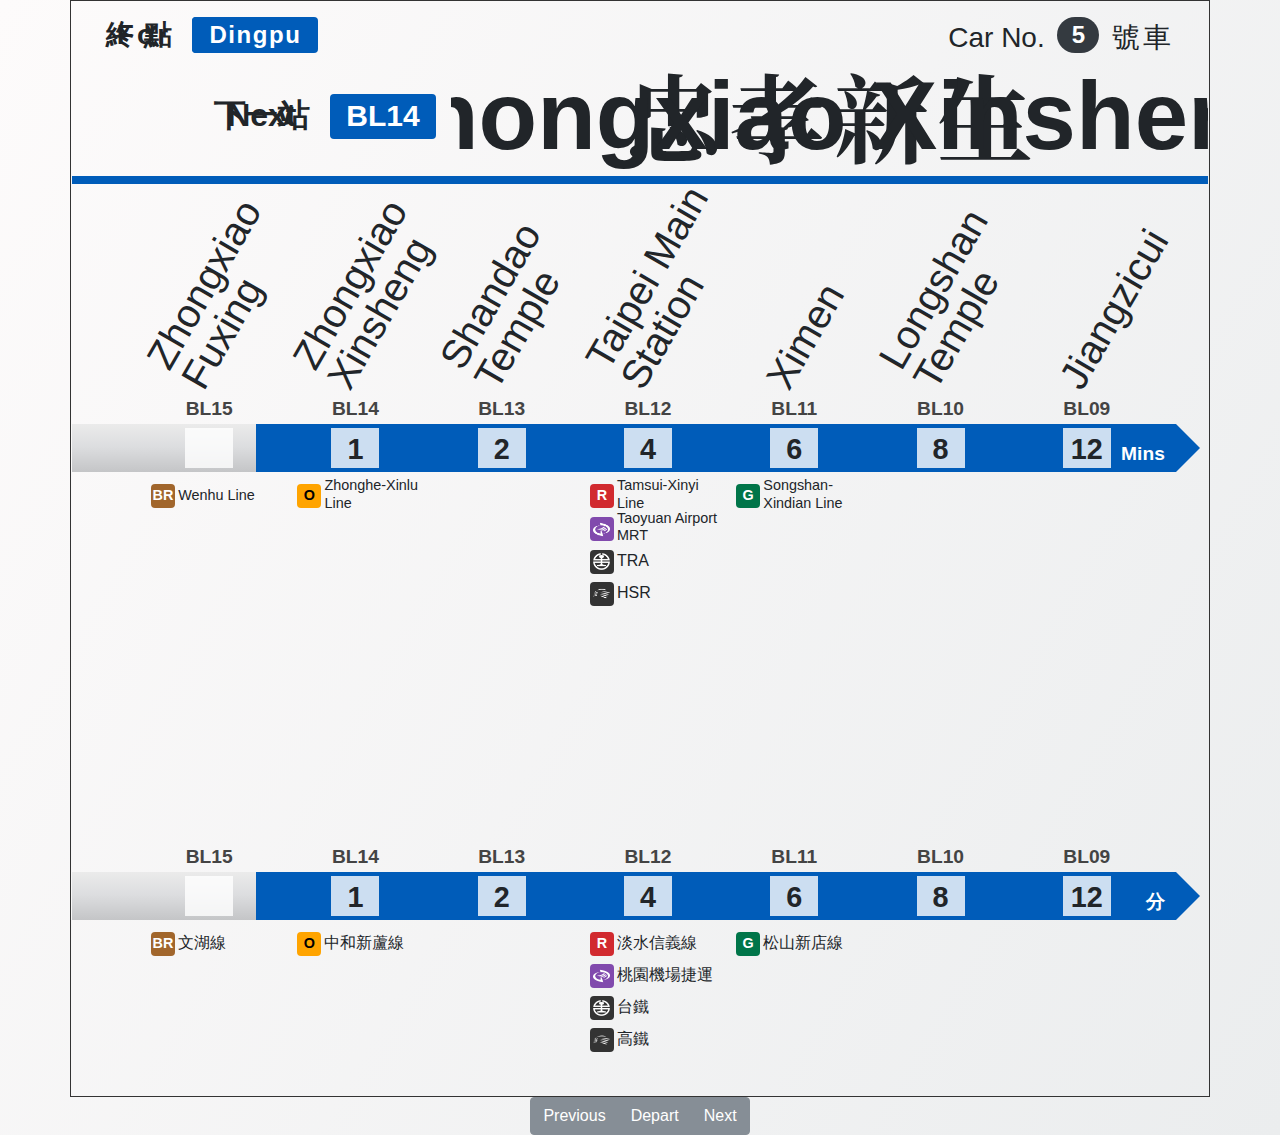
<file: index.html>
<!DOCTYPE html>
<html>

<head>
  <meta charset="UTF-8">
  <meta name="viewport" content="width=device-width, initial-scale=1, shrink-to-fit=no">
  <title>MRTDisplay</title>
  <!-- Bootstrap CSS -->
  <link rel="stylesheet" href="bootstrap.min.css">
  <link rel="stylesheet" href="style.css">
  <link rel="stylesheet" href="transform.css">
  <link rel="stylesheet" href="animation.css">

</head>

<body>

  <div class="container">
    <!-- 頂部資訊 -->
    <div class="row align-items-top">
      <!-- 終點站資訊 -->
      <div class="destination col-6 col-lg-6">

        <h3 class="">
          <span class="for">終點</span>
          <span class="badge badge-dark bg_color_bl">頂埔</span>
        </h3>
        <h3 class="eng">
          <span class="for">For</span>
          <span class="badge badge-dark bg_color_bl">Dingpu</span>
        </h3>

      </div>
      <!-- 跑馬燈 -->
      <div class="col scroll_text text-center">
        <span class="d-none badge badge-pill1 badge-dark">請優先禮讓座位給有需要的旅客</span>
        <div class="d-none alert alert-success ch">本側開門</div>
        <div class="d-none alert alert-secondary ch">對側開門</div>
        <div class="d-none alert alert-success eng">Door will open on this side</div>
        <div class="d-none alert alert-secondary eng">Door will open on opposite</div>

      </div>
      <!-- 車號資訊 -->
      <div class="car_num col-6 col-lg-3 text-right">
        <h3>
          <span class="text_l">Car No.</span>
          <span class="badge badge-pill badge-dark">5</span>
          <span class="text_r">號車</span></h3>
      </div>
    </div>

    <!-- 主要資訊 -->
    <div class="main_info row align-items-center text-center">
      <!-- 右 主要車站名編號 -->
      <div class="col-12 col-lg-4 text-right main_station_number">
        <div class="next">
          <h2 class="">下一站</h2>
          <h2 class="eng">Next</h2>
        </div>
        <h1><span class="badge badge-dark bg_color_bl">BL14</span></h1>
      </div>
      <!-- 中 主要車站名稱 -->
      <div class="col12 col-lg-8 text-center">
        <div class="d-none1 main_station_name_box">
          <h1 class="main_station_name">忠孝新生</h1>
          <h1 class="main_station_name eng scale_075">Zhongxiao Xinsheng</h1>
        </div>
        <div class="d-none main_station_name_box">
          <h1 class="main_station_name">台北車站</h1>
          <h1 class="main_station_name eng scale_075">Taipei Main Station</h1>
        </div>
        <div class="d-none main_station_name_box">
          <h1 class="main_station_name">西 門</h1>
          <h1 class="main_station_name eng">Ximen</h1>
        </div>
        <div class="d-none main_station_name_box">
          <h1 class="main_station_name ">大安森林公園</h1>
          <h1 class="main_station_name eng">Daan Park</h1>
        </div>
        <div class="d-none main_station_name_box">
          <h1 class="main_station_name ">國父紀念館</h1>
          <h1 class="main_station_name eng scale_060">Sun Yat-Sen Memorial Hall</h1>
        </div>
        <div class="d-none main_station_name_box">
          <h1 class="main_station_name ">南港展覽館</h1>
          <h1 class="main_station_name eng scale_050">Taipei Nangang Exhibition Center</h1>
        </div>
      </div>
      <!-- 右 LOGO -->
      <div class="d-none col-12 col-lg-2 text-center">
        <img src="img/taipei_metro_logo-01.png" class="img-fluid main_info_logo">
      </div>
    </div>
    <div class="row">
      <div class="col div_line bg_color_bl"></div>
    </div>

    <!--------下半部區塊-------->
    <!-- 轉乘資訊 -->
    <div class="d-none btm_area transfer text-center">
      <div class="row">
        <div class="col-12 title">
          <h1><span class="badge badge-dark">
          <span>轉乘資訊</span>
            <span class="eng">Transfer Information</span>
            </span>
          </h1>
        </div>
      </div>

      <div class="d-none1 row transfer-row align-items-center justify-content-md-center">
        <div class="col-4 item">
          <div class="row no-gutters align-items-center justify-content-md-start">
            <div class="row no-gutters align-items-center ">
              <div class="col text-left">
                <span class="badge badge-secondary line_icon bg_color_o ">O</span>
              </div>
              <div class="col-auto ">
                <h2>中和新蘆線<span>Zhonghe-Xinlu Line</span></h2>
              </div>
            </div>
            <div class="transfer_station row no-gutters align-items-center justify-content-md-start">
              <div class="col-auto">
                <h2><span class="line_icon_number badge badge-secondary bg_color_o">O07</span></h2>
              </div>
              <div class="col-auto">
                <h3>忠孝新生站<span>Zhongxiao Xinsheng Sta.</span></h3>
              </div>
              <div class="col-12">
                <h5 class="extra d-none1">往蘆洲、迴龍、南勢角</h5>
              </div>
            </div>
          </div>
        </div>
      </div>

      <div class="d-none row transfer-row align-items-center justify-content-md-center">

        <div class="col-4 item d-none">
          <div class="row no-gutters align-items-center justify-content-md-start">
            <div class="row no-gutters align-items-center ">
              <div class="col text-left">
                <span class="badge badge-secondary line_icon bg_color_o ">O</span>
              </div>
              <div class="col-auto ">
                <h2>中和新蘆線<span>Zhonghe-Xinlu Line</span></h2>
              </div>
            </div>
            <div class="transfer_station row no-gutters align-items-center justify-content-md-start">
              <div class="col-auto">
                <h2><span class="line_icon_number badge badge-secondary bg_color_o">O07</span></h2>
              </div>
              <div class="col-auto">
                <h3>忠孝新生站<span>Zhongxiao Xinsheng Sta.</span></h3>
              </div>
              <div class="col-12">
                <h5 class="extra d-none1">往蘆洲、迴龍、南勢角</h5>
              </div>
            </div>
          </div>
        </div>

        <div class="col-4 item">
          <div class="row no-gutters align-items-center justify-content-md-start">
            <div class="row no-gutters align-items-center ">
              <div class="col text-left">
                <span class="badge badge-secondary line_icon bg_color_r ">R</span>
              </div>
              <div class="col-auto ">
                <h2>淡水信義線<span>Tamsui-Xinyi Line</span></h2>
              </div>
            </div>
            <div class="transfer_station row no-gutters align-items-center justify-content-md-start">
              <div class="col-auto">
                <h2><span class="line_icon_number badge badge-secondary bg_color_r">R10</span></h2>
              </div>
              <div class="col-auto">
                <h3>台北車站<span>Taipei Main Station</span></h3>
              </div>
              <div class="col-12">
                <h5 class="extra d-none1">往淡水、象山</h5>
              </div>
              <h5 class="extra eng d-none1">To Tamsui, Xiangshan</h5>

            </div>
          </div>
        </div>
        <div class="col-4 item">
          <div class="row no-gutters align-items-center justify-content-md-start">
            <div class="row no-gutters align-items-center ">
              <div class="col text-left">
                <span class="badge badge-secondary line_icon bg_color_a"><img src="img/airport_logo-01.png" class="img-fluid"></span>
              </div>
              <div class="col-auto ">
                <h2>桃園機場捷運<span>Taoyuan Airport MRT</span></h2>
              </div>
            </div>
            <div class="transfer_station row no-gutters align-items-center justify-content-md-start">
              <div class="col-auto">
                <h2><span class="line_icon_number badge badge-secondary bg_color_a">A01</span></h2>
              </div>
              <div class="col-auto">
                <h3>台北車站<span>Taipei Main Station</span></h3>
              </div>
              <div class="col-12">
                <h5 class="extra d-none1">往桃園國際機場、環北</h5>
              </div>
              <h5 class="extra eng d-none1">To Airport, Huanbei</h5>
            </div>
          </div>
        </div>

        <div class="w-100"></div>
        <div class="col-4 item">
          <div class="row no-gutters align-items-center justify-content-md-start">
            <div class="row no-gutters align-items-center ">
              <div class="col text-left">
                <span class="badge badge-secondary line_icon bg_color"><img src="img/tra_logo-01.png" class="img-fluid"></span>
              </div>
              <div class="col-auto ">
                <h2>台鐵<span>TRA</span></h2>
              </div>
            </div>

          </div>
        </div>

        <div class="col-4 item">
          <div class="row no-gutters align-items-center justify-content-md-start">
            <div class="row no-gutters align-items-center ">
              <div class="col text-left">
                <span class="badge badge-secondary line_icon bg_color"><img src="img/hsr_logo-01.png" class="img-fluid"></span>
              </div>
              <div class="col-auto ">
                <h2>高鐵<span>HSR</span></h2>
              </div>
            </div>

          </div>
        </div>

      </div>
    </div>


    <!-- 歡迎畫面 -->
    <div class="d-none btm_area welcome text-center">
      <div class="row align-items-center">
        <div class="col">
          <img src="img/Metro_Taipei-01.png" class="img-fluid welcome_logo">
        </div>

      </div>
    </div>

    <!-- 英文 -->
    <div class="d-none1 btm_area stations eng">
      <div class="sub_station_area row align-items-end text-center">
        <div class="col-auto sub_station_blank_l"></div>
        <div class="col">
          <div id="sub1-eng" class="sub_station_name eng">
            <span>Zhongxiao Fuxing</span></div>
          <div class="sub_station_num">BL15</div>
        </div>
        <div class="col">
          <div id="sub2-eng" class="sub_station_name eng">
            <span>Zhongxiao Xinsheng</span></div>
          <div class="sub_station_num">BL14</div>
        </div>
        <div class="col">
          <div id="sub3-eng" class="sub_station_name eng">
            <span>Shandao Temple</span></div>

          <div class="sub_station_num ">BL13</div>
        </div>
        <div class="col">
          <div id="sub4-eng" class="sub_station_name eng">
            <span>Taipei Main Station</span></div>

          <div class="sub_station_num ">BL12</div>
        </div>
        <div class="col">
          <div id="sub5-eng" class="sub_station_name eng">
            <span>Ximen</span></div>

          <div class="sub_station_num ">BL11</div>
        </div>
        <div class="col">
          <div id="sub6-eng" class="sub_station_name eng">
            <span>Longshan Temple</span></div>

          <div class="sub_station_num ">BL10</div>
        </div>
        <div class="col">
          <div id="sub7-eng" class="sub_station_name eng">
            <span>Jiangzicui</span></div>

          <div class="sub_station_num ">BL09</div>
        </div>
        <div class="col-auto sub_station_blank_r"></div>
      </div>

      <div class="row route_line">
        <div class="row no-gutters route_line_bg">
          <div class="col-auto route_gray_area"></div>
          <div class="col route_line_color bg_color_bl">
            <span class="eng">Mins</span>
          </div>
          <div class="col-auto route_arrow_box">
            <div class="route_arrow bg_color_bl"></div>
          </div>
        </div>
        <div class="col-auto sub_station_blank_l"></div>
        <div class="col">
          <div class="est_time_block in"><span> </span></div>
        </div>
        <div class="col">
          <div class="est_time_block"><span>1</span></div>
        </div>
        <div class="col">
          <div class="est_time_block"><span>2</span></div>
        </div>
        <div class="col">
          <div class="est_time_block"><span>4</span></div>
        </div>
        <div class="col">
          <div class="est_time_block"><span>6</span></div>
        </div>
        <div class="col">
          <div class="est_time_block"><span>8</span></div>
        </div>
        <div class="col">
          <div class="est_time_block"><span>12</span></div>
        </div>
        <div class="col-auto sub_station_blank_r"></div>
      </div>

      <div class="row transfer_info">
        <div class="col-auto sub_station_blank_l"></div>
        <div class="col">
          <div class="transfer_info_item">
            <table class="transfer_info_row">
              <tr>
                <td class="align-middle"><span class="badge badge-secondary line_icon_s bg_color_br">BR</span></td>
                <td class="align-middle"><span class="text eng">Wenhu Line</span></td>
              </tr>
            </table>
          </div>
        </div>
        <div class="col">
          <div class="transfer_info_item">
            <table class="transfer_info_row">
              <tr>
                <td class="align-middle"><span class="badge badge-secondary line_icon_s bg_color_o">O</span></td>
                <td class="align-middle"><span class="text eng">Zhonghe-Xinlu Line</span></td>
              </tr>
            </table>
          </div>
        </div>
        <div class="col"></div>
        <div class="col">
          <div class="transfer_info_item">
            <table class="transfer_info_row">
              <tr>
                <td class="align-middle"><span class="badge badge-secondary line_icon_s bg_color_r">R</span></td>
                <td class="align-middle"><span class="text eng">Tamsui-Xinyi Line</span></td>
              </tr>
            </table>
          </div>
          <div class="transfer_info_item">
            <table class="transfer_info_row">
              <tr>
                <td class="align-middle"><span class="badge badge-secondary line_icon_s bg_color_a"><img src="img/airport_logo-01.png" class="img-fluid"></span></td>
                <td class="align-middle"><span class="text eng">Taoyuan Airport MRT</span></td>
              </tr>
            </table>
          </div>
          <div class="transfer_info_item">
            <table class="transfer_info_row">
              <tr>
                <td class="align-middle"><span class="badge badge-secondary line_icon_s bg_color"><img src="img/tra_logo-01.png" class="img-fluid"></span></td>
                <td class="align-middle"><span class="text">TRA</span></td>
              </tr>
            </table>
          </div>
          <div class="transfer_info_item">
            <table class="transfer_info_row">
              <tr>
                <td class="align-middle"><span class="badge badge-secondary line_icon_s bg_color"><img src="img/hsr_logo-01.png" class="img-fluid"></span></td>
                <td class="align-middle"><span class="text">HSR</span></td>
              </tr>
            </table>
          </div>


        </div>
        <div class="col">
          <div class="transfer_info_item">
            <table class="transfer_info_row">
              <tr>
                <td class="align-middle"><span class="badge badge-secondary line_icon_s bg_color_g">G</span></td>
                <td class="align-middle"><span class="text eng">Songshan-Xindian Line</span></td>
              </tr>
            </table>
          </div>
        </div>
        <div class="col"></div>
        <div class="col"></div>
        <div class="col-auto sub_station_blank_r"></div>
      </div>
    </div>


    <!-- 中文 -->
    <div class="d-none1 btm_area stations">
      <div class="sub_station_area row align-items-end text-center">
        <div class="col-auto sub_station_blank_l"></div>
        <div class="col">
          <div id="sub1-ch" class="sub_station_name">忠孝復興</div>
          <div class="sub_station_num">BL15</div>
        </div>
        <div class="col">
          <div id="sub2-ch" class="sub_station_name">忠孝新生</div>
          <div class="sub_station_num ">BL14</div>
        </div>
        <div class="col">
          <div id="sub3-ch" class="sub_station_name">善導寺</div>
          <div class="sub_station_num ">BL13</div>
        </div>
        <div class="col">
          <div id="sub4-ch" class="sub_station_name">台北車站</div>
          <div class="sub_station_num ">BL12</div>
        </div>
        <div class="col">
          <div id="sub5-ch" class="sub_station_name">西門</div>
          <div class="sub_station_num ">BL11</div>
        </div>
        <div class="col">
          <div id="sub6-ch" class="sub_station_name">龍山寺</div>
          <div class="sub_station_num ">BL10</div>
        </div>
        <div class="col">
          <div id="sub7-ch" class="sub_station_name ">江子翠</div>
          <div class="sub_station_num ">BL09</div>
        </div>
        <div class="col-auto sub_station_blank_r"></div>
      </div>

      <div class="row route_line">
        <div class="row no-gutters route_line_bg">
          <div class="col-auto route_gray_area"></div>
          <div class="col route_line_color bg_color_bl">
            <span class="">分</span>
          </div>
          <div class="col-auto route_arrow_box">
            <div class="route_arrow bg_color_bl"></div>
          </div>
        </div>
        <div class="col-auto sub_station_blank_l"></div>
        <div class="col">
          <div class="est_time_block in"><span> </span></div>
        </div>
        <div class="col">
          <div class="est_time_block"><span>1</span></div>
        </div>
        <div class="col">
          <div class="est_time_block"><span>2</span></div>
        </div>
        <div class="col">
          <div class="est_time_block"><span>4</span></div>
        </div>
        <div class="col">
          <div class="est_time_block"><span>6</span></div>
        </div>
        <div class="col">
          <div class="est_time_block"><span>8</span></div>
        </div>
        <div class="col">
          <div class="est_time_block"><span>12</span></div>
        </div>
        <div class="col-auto sub_station_blank_r"></div>
      </div>

      <div class="row transfer_info">
        <div class="col-auto sub_station_blank_l"></div>
        <div class="col">
          <div class="transfer_info_item">
            <table class="transfer_info_row">
              <tr>
                <td class="align-middle"><span class="badge badge-secondary line_icon_s bg_color_br">BR</span></td>
                <td class="align-middle"><span class="text">文湖線</span></td>
              </tr>
            </table>
          </div>
        </div>
        <div class="col">
          <div class="transfer_info_item">
            <table class="transfer_info_row">
              <tr>
                <td class="align-middle"><span class="badge badge-secondary line_icon_s bg_color_o">O</span></td>
                <td class="align-middle"><span class="text">中和新蘆線</span></td>
              </tr>
            </table>
          </div>
        </div>
        <div class="col"></div>
        <div class="col">
          <div class="transfer_info_item">
            <table class="transfer_info_row">
              <tr>
                <td class="align-middle"><span class="badge badge-secondary line_icon_s bg_color_r">R</span></td>
                <td class="align-middle"><span class="text">淡水信義線</span></td>
              </tr>
            </table>
          </div>
          <div class="transfer_info_item">
            <table class="transfer_info_row">
              <tr>
                <td class="align-middle"><span class="badge badge-secondary line_icon_s bg_color_a"><img src="img/airport_logo-01.png" class="img-fluid"></span></td>
                <td class="align-middle"><span class="text">桃園機場捷運</span></td>
              </tr>
            </table>
          </div>
          <div class="transfer_info_item">
            <table class="transfer_info_row">
              <tr>
                <td class="align-middle"><span class="badge badge-secondary line_icon_s bg_color"><img src="img/tra_logo-01.png" class="img-fluid"></span></td>
                <td class="align-middle"><span class="text">台鐵</span></td>
              </tr>
            </table>
          </div>
          <div class="transfer_info_item">
            <table class="transfer_info_row">
              <tr>
                <td class="align-middle"><span class="badge badge-secondary line_icon_s bg_color"><img src="img/hsr_logo-01.png" class="img-fluid"></span></td>
                <td class="align-middle"><span class="text">高鐵</span></td>
              </tr>
            </table>
          </div>


        </div>
        <div class="col">
          <div class="transfer_info_item">
            <table class="transfer_info_row">
              <tr>
                <td class="align-middle"><span class="badge badge-secondary line_icon_s bg_color_g">G</span></td>
                <td class="align-middle"><span class="text">松山新店線</span></td>
              </tr>
            </table>
          </div>
        </div>
        <div class="col"></div>
        <div class="col"></div>
        <div class="col-auto sub_station_blank_r"></div>
      </div>
    </div>
  </div>


  <div class="control text-center">
    <div class="btn-group" role="group">
      <button type="button" id="previous" class="btn btn-secondary">Previous</button>
      <button type="button" class="btn btn-secondary">Depart</button>
      <button type="button" id="next" class="btn btn-secondary">Next</button>
    </div>
  </div>

</body>
<!-- jQuery first, then Popper.js, then Bootstrap JS -->

<script src="https://code.jquery.com/jquery-3.2.1.slim.min.js"></script>
<script src="https://cdnjs.cloudflare.com/ajax/libs/popper.js/1.11.0/umd/popper.min.js"></script>
<script src="https://maxcdn.bootstrapcdn.com/bootstrap/4.0.0-beta/js/bootstrap.min.js"></script>
<script src="control.js"></script>

</html>
</file>
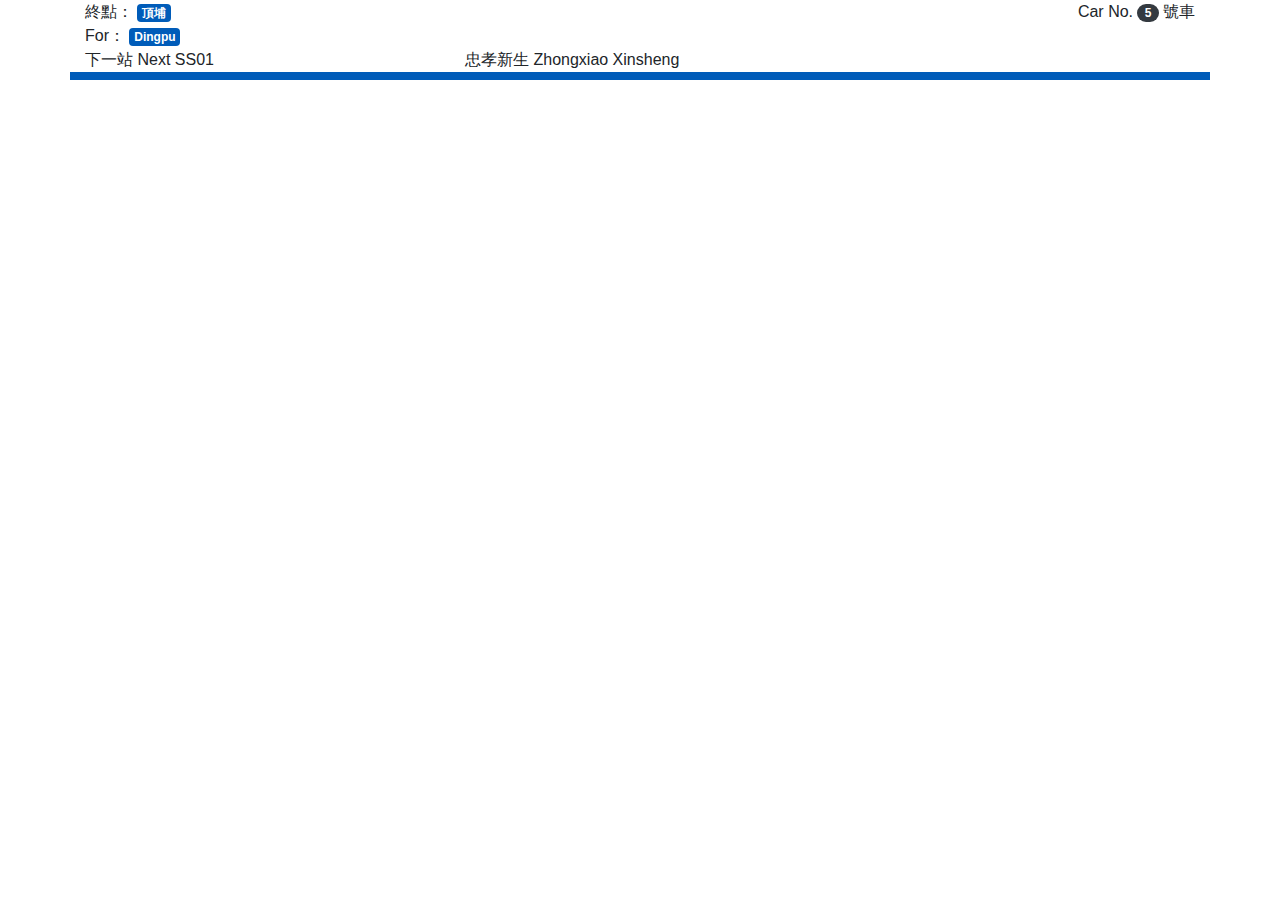
<file: old/display.html>
<!DOCTYPE html>
<html>

<head>
  <meta charset="UTF-8">
  <meta name="viewport" content="width=device-width, initial-scale=1, shrink-to-fit=no">
  <title>Document</title>
  <!-- Style -->
  <link rel="stylesheet" href="bootstrap.min.css">
  <link rel="stylesheet" href="display.css">
</head>

<body>
  <div class="container display">
    <!-- 頂部區塊 -->
    <div class="row top-area">
      <!-- 終點站 區塊 -->
      <div class="col-6 terminal-area">
        <div class="ch">
          <span class="label">終點：</span>
          <span class="badge badge-dark bg-color-blue">頂埔</span>
        </div>
        <div class="eng">
          <span class="label">For：</span>
          <span class="badge badge-dark bg-color-blue">Dingpu</span>
        </div>
      </div>
      <div class="col"></div>
      <!-- 車號 區塊 -->
      <div class="col-3 car-num-area text-right">
        <span class="label en">Car No.</span>
        <span class="badge badge-dark badge-pill">5</span>
        <span class="label ch">號車</span>
      </div>

      <!-- 主要車站編號 區塊 -->
      <div class="col-4 main-sta-num-area">
        <span class="label ch">下一站</span>
        <span class="label en">Next</span>
        <span class="num">SS01</span>
      </div>

      <!-- 主要車站文字 區塊 -->
      <div class="col-8 main-sta-area">
        <div class="box">
          <span class="name ch ">忠孝新生</span>
          <span class="name eng ">Zhongxiao Xinsheng</span>
        </div>
      </div>
    </div>

    <!-- 中間顏色分割線 -->
    <div class="row divide-line bg-color-blue"></div>

    <!-- 底部區塊 -->
    <div class="row btm-area">


    </div>
  </div>

</body>

</html>
</file>
<file: style.css>
* {
  border: 0px rgba(0, 0, 255, .3) solid;
  box-sizing: border-box;
}

body {
  background-image: linear-gradient(120deg, #fdfbfb 0%, #ebedee 100%);
}

body > .container {
  padding: 1rem;
  border: 1px #333 solid;
}

/* 終點站 外box */

.destination {

  padding-left: 2rem;
}

.destination .for {
  letter-spacing: .6rem;
  display: inline-block;
  vertical-align: middle;
  width: 5rem;
  text-align: center;
}

.destination .eng .for{
  letter-spacing: .2rem;
} 

.destination h3 {
  font-weight: 700;
}


.destination h3.eng {
  margin-top: -2.75rem;
}


/* 終點站文字 badge含底色 */

.destination .badge {
  font-weight: 600;
  font-size: 1.5rem;
  letter-spacing: .7rem;
  text-indent: .7rem;
  padding-left: .5rem;
  padding-right: .5rem;
}

.destination .eng .badge {
  font-weight: 600;
  font-size: 1.5rem;
  letter-spacing: .1rem;
  text-indent: .1rem;
  padding-left: 1rem;
  padding-right: 1rem;
}

/* 跑馬燈文字 */

.scroll_text {

  text-indent: .2rem;
  font-weight: 500;
}

.scroll_text .badge {
  letter-spacing: .1rem;
  margin: 0;
  font-size: 1rem;
  font-weight: 400;
  padding: .5rem 1.5rem;
}

.scroll_text .alert {
  letter-spacing: .rem;
  font-size: 1.5rem;
  padding-top: .1rem;
  padding-bottom: .1rem;
  margin: 0;
}

.scroll_text .ch {
  letter-spacing: .5rem;
}

/* 車號 */

.car_num {
  padding-right: 2rem;
}

.car_num h3 {
  margin: 0;
}

.car_num h3 .text_l {
  text-align: right;

}

.car_num h3 .text_r {
  text-align: left;
  display: inline-block;
  min-width: 4rem;
  letter-spacing: .2rem;
}

.car_num .badge {
  margin-left: .3rem;
  margin-right: .3rem;
  vertical-align: text-bottom;
  letter-spacing: 0px;
  font-size: 1.5rem
}

/* 主要車站 */

.main_station_number span {
  padding-left: 1rem;
  padding-right: 1rem;
}

.main_station_number .next {
  display: inline-block;
}

.main_station_number h2 {
  display: inlie-block;
  text-align: center;
  font-weight: 700;
  margin: 0;
  margin-right: 1rem;
}

.main_station_number h2.eng {
  margin-top: -2.2rem;
}

.main_station_number h1 {
  display: inline-block;
}

.main_info .col-lg-8 {
  position: relative;
  overflow: hidden;
}

.main_station_name_box {
  width: 50rem;
  display: inline-block;
  position: relative;
  left: 50%;
  margin-bottom: .5rem;

}

h1.main_station_name {
  text-indent: 0.5rem;
  letter-spacing: .5rem;
  font-size: 6rem;
  font-weight: 900;
  white-space: nowrap;
  margin: auto;
  margin-left: -100%;
  font-family: Noto Serif CJK TC;

}

.main_station_name_box.eng {}

h1.main_station_name.eng {
  font-family: -apple-system, BlinkMacSystemFont, "Segoe UI", Roboto, "Helvetica Neue", Arial, sans-serif;
  letter-spacing: 0rem;
  font-weight: 700;
  margin-top: -6.5rem;
}

.main_info .col-lg-6 {
  overflow: hidden;
  text-align: center;

}

.main_info_logo {
  width: 7rem;
  opacity: .1;
}

/* 分割線 */

.div_line {
  background: #333;
  height: .5rem;
}

/* 下半區塊 */

.btm_area {
  min-height: 28rem;
}

.welcome .row {
  min-height: 24rem;
}

.welcome .welcome_logo {
  width: 20rem;
}


/* 次要車站 */

.sub_station_area {
  min-height: 15rem;
}

.sub_station_blank_l {
  width: 4rem;
  height: 0rem;
}

.sub_station_blank_r {
  width: 3rem;
  height: 0rem;
}

.sub_station_name {
  writing-mode: vertical-rl;
  text-align: right;
  margin-left: auto;
  margin-right: auto;
  font-size: 2.5rem;
  font-weight: 500;

}

.sub_station_name.eng {
  writing-mode: horizontal-tb;
  white-space: normal;
  text-align: left;
  line-height: 2.5rem;
  width: 2rem;
  overflow: visible;
  height: auto;
}

.sub_station_name.eng span {
  width: 13rem;
  display: inline-block;
  transform-origin: left bottom;
  transform: translateX(1rem) rotate(-60deg);
}

.sub_station_num {
  color: #444;
  font-size: 1.2rem;
  font-weight: 800;
}

/* 軌道 */

.route_line {
  position: relative;
  height: 3rem;
}

.route_line_bg {
  z-index: 0;
  position: absolute;
  width: 100%;
}

.route_line_color {
  z-index: 0;
  height: 3rem;
}

.route_line_color {
  text-align: right;
  padding-top: 1rem;
}

.route_line_color span {
  color: white;
  font-size: 1.2rem;
  font-weight: 600;
  margin-right: .7rem;
  display: inline-block;

}

.route_arrow {
  z-index: 0;
  width: 0;
  height: 0;
  border: transparent 1.5rem solid;
  border-left: #005cb9 1.5rem solid;
}

.route_arrow_box {
  width: 2rem;
}

.route_gray_area {
  z-index: 0;
  height: 3rem;
  width: 11.5rem;
  background-image: linear-gradient(to top, #c4c5c7 0%, #dcdddf 52%, #ebebeb 100%);
}

/* 預測時間 */

.est_time_block {
  z-index: 100;
  margin: auto;
  margin-top: .25rem;
  width: 3rem;
  height: 2.5rem;
  vertical-align: middle;
  text-align: center;
  background: rgba(255, 255, 255, .8);
}

.est_time_block span {
  z-index: 100;
  font-size: 1.8rem;
  font-weight: 800;
}

/* 最下方 轉乘資訊區塊 */

.transfer_info {
  margin-top: .3rem;
  font-weight: 500;
}

/* 路線顏色icon小 */

.transfer_info .col {
  padding-right: 0rem;
}

.transfer_info .line_icon_s {
  padding: auto;
  padding-left: 0;
  padding-right: 0;
  font-size: .9rem;
  margin-right: .2rem;
  width: 1.5rem;
  height: 1.5rem;
  font-weight: 600;
}

.transfer_info img {
  width: 70%;
}

.transfer_info .text {
  line-height: 1.1rem;
  display: inline-block;
}

.transfer_info .eng {
  font-size: .9rem;
}

.transfer_info .transfer_info_item {
  padding: 0;
  margin: 0;
  margin-bottom: -.3rem;
}

.transfer_info tr {
  padding: 0px;
  margin: 0px;
  height: 2.3rem;
  overflow: hidden;
}

table,
tr,
td {
  padding: 0px;
  margin: 0px;
}


/* 路線背景顏色集 */

.bg_color{
   background: #333;
}

.bg_color_o {
  background: #ffa400;
  color: black;
}

.bg_color_r {
  background: #d12a2f;
}

.bg_color_g {
  background: #007549;
}

.bg_color_bl {
  background: #005cb9;
}

.route_arrow.bg_color_bl {
  background: transparent;
  border-left: #005cb9 1.5rem solid;
}

.bg_color_br {
  background: #a1662c;
}

.bg_color_a {
  background: #814aad;
}

/* 轉乘資訊 */

/* 標題文字 */

.transfer .title {
  margin-top: 1.5rem;
  margin-bottom: 1rem;
}

.transfer .title span {}

.transfer h1 span.badge {
  padding-left: 2rem;
  padding-right: 2rem;
}

.transfer .item{
border-left: .7rem rgba(0,0,0,.05) solid;  
}

/* 標題文字 英文 */

.transfer .title span.eng {
  display: inline-block;  
  margin-left: 1rem;
  xfont-size: 1.5rem;
}

.transfer-row {
  height: 20rem;
  padding-left: 2rem;
}

.transfer h2 {
  font-weight: 500;
  text-align: left;
  display: inline-block;
  font-size: 2rem;
  padding-top: .5rem;

}

.transfer h2 span {
  margin-top: .5rem;
  display: block;
  font-size: 1.5rem;
}

.transfer_station{
  margin-top: rem;
}
.transfer_station h3 {
  margin-top: .5rem;
  text-align: left;
  display: inline-block;
}

.transfer_station h3 span {
  margin-top: .3rem;
  display: block;
  font-size: 1.2rem;
}

.transfer_station .extra{
  color: #777;
  text-align: left;
  font-size: 1.2rem;
  margin-bottom: .2rem;
}
.transfer_station .extra.eng{
  font-size: 1rem;
}

.transfer_station .badge {
  margin-right: 1rem;
}

.line_icon {
  padding-left: 0;
  padding-right: 0;
  font-size: 3rem;
  margin-right: 1rem;
  width: 4.5rem;
  height: 4.5rem;
  font-weight: 600;
}
.line_icon_number{
  width: 4.5rem;
  padding-left: 0;
  padding-right: 0;
    
}

.line_icon img{
  margin-top: -.5rem;
  display: inline-block;
  width: 80%;
}
</file>
<file: transform.css>
/* Scale(變形) */

.scale_90 {
  transform: scale(.9, 1);
}

.scale_85 {
  transform: scale(.85, 1);
}

.scale_80 {
  transform: scale(.80, 1);
}

.scale_75 {
  transform: scale(.75, 1);
}

.scale_70 {
  transform: scale(.70, 1);
}

/*Letter-Spacing*/

.spacing_005 {
  text-indent: .05rem;
  letter-spacing: .05rem;
}

.spacing_010 {
  text-indent: .1rem;
  letter-spacing: .1rem;
}

.spacing_020 {
  text-indent: .2rem;
  letter-spacing: .2rem;
}

.spacing_030 {
  text-indent: .3rem;
  letter-spacing: .3rem;
}

.spacing_040 {
  text-indent: .4rem;
  letter-spacing: .4rem;
}

.spacing_070 {
  text-indent: .7rem;
  letter-spacing: .7rem;
}

.spacing_080 {
  text-indent: .8rem;
  letter-spacing: .8rem;
}

.spacing_100 {
  text-indent: 1rem;
  letter-spacing: 1rem;
}
</file>
<file: animation.css>
/* 主要車站 翻轉動畫 */
@keyframes main_sta_ani {
  0% {
    transform-origin: top;
    transform: scaleY(1);
    opacity: 1;
  }
  /* 維持 */
  45% {
    transform-origin: bottom;
    transform: scaleY(1);
    opacity: 1;
  }
  50% {
    transform-origin: bottom;
    transform: scaleY(0);
    opacity: 0;
  }
  /* 維持 */
  95% {
    transform-origin: top;
    transform: scaleY(0);
    opacity: 0;
  }
  100% {
    transform-origin: top;
    transform: scaleY(1);
    opacity: 1;
  }
}

/* 主要車站 翻轉動畫 英文版 */
@keyframes main_sta_ani_eng_scale_100 {
  0% {
    transform-origin: top;
    transform: scaleY(0);
    opacity: 0;
  }
  45% {
    transform-origin: top;
    transform: scaleY(0);
    opacity: 0;
  }
  50% {
    transform-origin: top;
    transform: scaleY(1);
    opacity: 1;
  }

  95% {
    transform-origin: bottom;
    transform: scaleY(1);
    opacity: 1;
  }
  100% {
    transform-origin: bottom;
    transform: scaleY(0);
    opacity: 0;
  }

}


/* 主要車站 翻轉動畫 英文版 scaleX(.80) */
@keyframes main_sta_ani_eng_scale_80 {
  0% {
    transform-origin: top;
    transform: scaleY(0) scaleX(.8);
    opacity: 0;
  }
  45% {
    transform-origin: top;
    transform: scaleY(0) scaleX(.8);
    opacity: 0;
  }
  50% {
    transform-origin: top;
    transform: scaleY(1) scaleX(.8);
    opacity: 1;
  }

  95% {
    transform-origin: bottom;
    transform: scaleY(1) scaleX(.8);
    opacity: 1;
  }
  100% {
    transform-origin: bottom;
    transform: scaleY(0) scaleX(.8);
    opacity: 0;
  }
}

/* 主要車站 翻轉動畫 英文版 scaleX(.75) */
@keyframes main_sta_ani_eng_scale_75 {
  0% {
    transform-origin: top;
    transform: scaleY(0) scaleX(.75);
    opacity: 0;
  }
  45% {
    transform-origin: top;
    transform: scaleY(0) scaleX(.75);
    opacity: 0;
  }
  50% {
    transform-origin: top;
    transform: scaleY(1) scaleX(.75);
    opacity: 1;
  }

  95% {
    transform-origin: bottom;
    transform: scaleY(1) scaleX(.75);
    opacity: 1;
  }
  100% {
    transform-origin: bottom;
    transform: scaleY(0) scaleX(.75);
    opacity: 0;
  }
}

/* 主要車站 翻轉動畫 英文版 scaleX(.60) */
@keyframes main_sta_ani_eng_scale_60 {
  0% {
    transform-origin: top;
    transform: scaleY(0) scaleX(.6);
    opacity: 0;
  }
  45% {
    transform-origin: top;
    transform: scaleY(0) scaleX(.60);
    opacity: 0;
  }
  50% {
    transform-origin: top;
    transform: scaleY(1) scaleX(.60);
    opacity: 1;
  }

  95% {
    transform-origin: bottom;
    transform: scaleY(1) scaleX(.60);
    opacity: 1;
  }
  100% {
    transform-origin: bottom;
    transform: scaleY(0) scaleX(.60);
    opacity: 0;
  }
}

/* 主要車站 翻轉動畫 英文版 scaleX(.50) */
@keyframes main_sta_ani_eng_scale_50 {
  0% {
    transform-origin: top;
    transform: scaleY(0) scaleX(.50);
    opacity: 0;
  }
  45% {
    transform-origin: top;
    transform: scaleY(0) scaleX(.5);
    opacity: 0;
  }
  50% {
    transform-origin: top;
    transform: scaleY(1) scaleX(.5);
    opacity: 1;
  }

  95% {
    transform-origin: bottom;
    transform: scaleY(1) scaleX(.5);
    opacity: 1;
  }
  100% {
    transform-origin: bottom;
    transform: scaleY(0) scaleX(.5);
    opacity: 0;
  }
}



/* 主要資訊 淡出淡入動畫 */

@keyframes main_info_ani {
  0% {
    opacity: 1;
  }
  /* 維持 */
  45% {
    opacity: 1;
  }
  50% {
    opacity: 0;
  }
  /* 維持 */
  95% {
    opacity: 0;
  }
  100% {
    opacity: 1;
  }

}

/* 主要資訊 淡出淡入動畫 英文 */

@keyframes main_info_ani_eng {
  0% {
    opacity: 0;
  }
  45% {
    opacity: 0;
  }
  50% {
    opacity: 1;
  }
  95% {
    opacity: 1;
  }
  100% {
    opacity: 0;
  }

}

/* 次要資訊 顯示消失  */

@keyframes sub_info_ani {
  0% {
    visibility: visible;
    margin-top: -28rem;
  }
 
  50% {
    visibility: hidden;
     margin-top: -28rem;
  }
  100% {
    visibility: visible;
    margin-top: -28rem;
  }

}

/* 次要資訊 顯示消失 英文 */

@keyframes sub_info_ani_eng {
  0% {
    visibility: hidden;
  }

  50% {
   visibility: visible;
  }

  100% {
   visibility: hidden;
  }

}

.main_station_name_box h1.main_station_name,
.destination h3,
.car_num .text_r,
.car_num .text_l,
.main_station_number h2 {
  animation-duration: 10s;
  animation-timing-function: linear;
  animation-iteration-count: infinite;
}

.main_station_name_box h1.main_station_name {
  animation-name: main_sta_ani;
}

.main_station_name_box h1.main_station_name.eng.scale_100 {
  animation-name: main_sta_ani_eng_scale_100;
}
.main_station_name_box h1.main_station_name.eng.scale_80 {
  animation-name: main_sta_ani_eng_scale_80;
}
.main_station_name_box h1.main_station_name.eng.scale_75 {
  animation-name: main_sta_ani_eng_scale_75;
}
.main_station_name_box h1.main_station_name.eng.scale_60 {
  animation-name: main_sta_ani_eng_scale_60;
}
.main_station_name_box h1.main_station_name.eng.scale_50 {
  animation-name: main_sta_ani_eng_scale_50;
}

.destination h3,
.car_num .text_r,
.main_station_number h2 {
  animation-name: main_info_ani;
}

.destination h3.eng,
.car_num .text_l,
.main_station_number h2.eng {
  animation-name: main_info_ani_eng;
}

.btm_area.stations,
.btm_area.stations.eng {
  animation-duration: 10s;
  animation-timing-function: step-end;
  animation-iteration-count:infinite;
}

.btm_area.stations {
  
  animation-name: sub_info_ani;
  
}

.btm_area.stations.eng {

  animation-name: sub_info_ani_eng;
}

/**************************************************/
/* 轉乘資訊動畫 */
.item{
  animation-name: item-ani;
  animation-duration: .5s;  
  animation-timing-function: ease-out;
  animation-iteration-count: 1;

}

@keyframes item-ani{
  0%{
    opacity: 0;
    transform:translateX(-1rem);
  }
  
  100%{
    
  }
}
</file>
<file: old/display.css>
/* 常用背景顏色 */
.bg-color{
   background: #333;
}

.bg-color-orange {
  background: #ffa400;
  color: black;
}

.bg-color-red {
  background: #d12a2f;
}

.bg-color-green {
  background: #007549;
}

.bg-color-blue {
  background: #005cb9;
}

.route_arrow.bg-color-blue {
  background: transparent;
  border-left: #005cb9 1.5rem solid;
}

.bg-color-brown {
  background: #a1662c;
}

.bg-color-airport {
  background: #814aad;
}


/* 分割線 */
.divide-line{
  height: .5rem;
}
</file>
